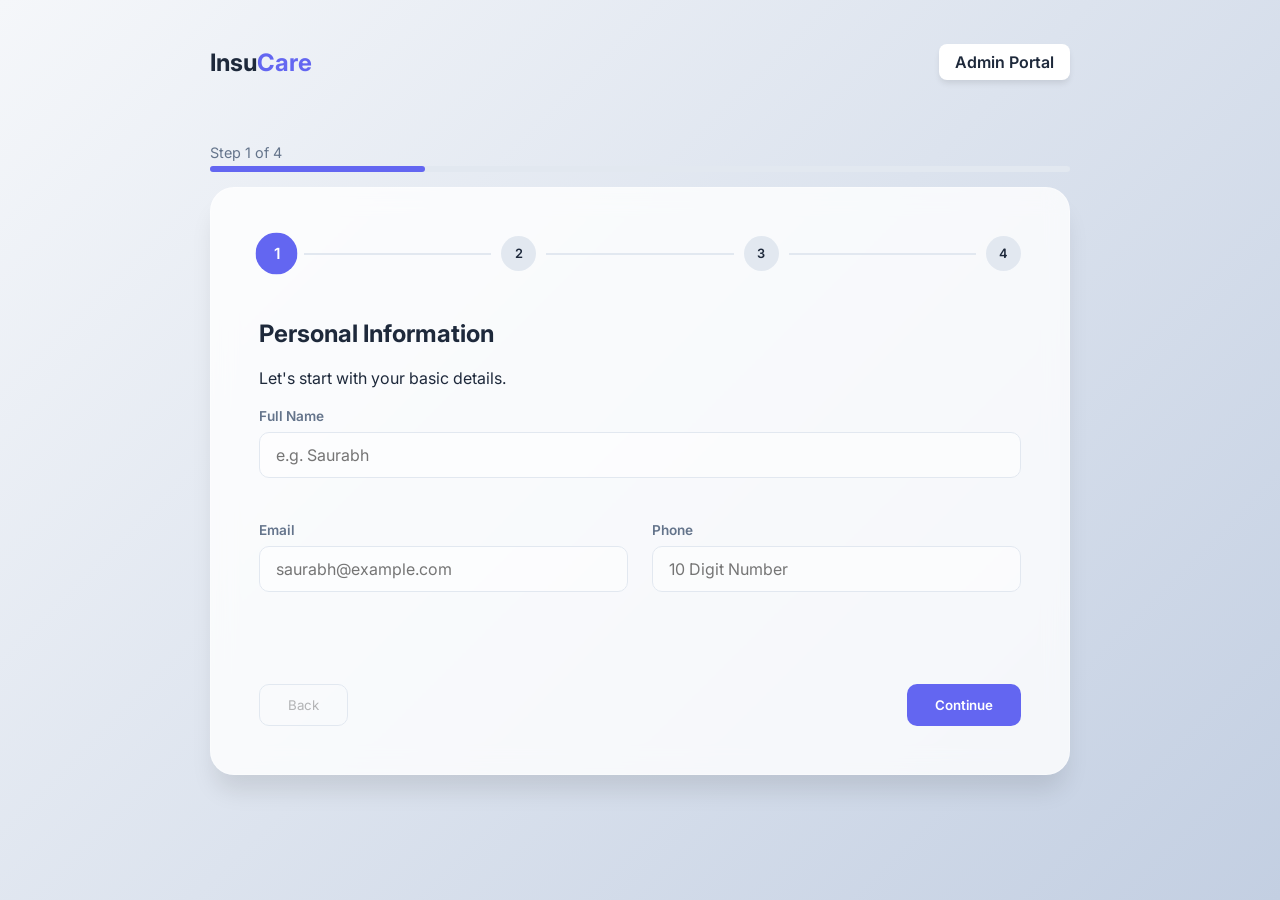
<file: index.html>
<!DOCTYPE html>
<html lang="en">
<head>
    <meta charset="UTF-8">
    <meta name="viewport" content="width=device-width, initial-scale=1.0">
    <title>InsuCare Pro | Modern Insurance Portal</title>
    <link rel="stylesheet" href="styles.css">
    <link href="https://fonts.googleapis.com/css2?family=Inter:wght@300;400;600;700&display=swap" rel="stylesheet">
</head>
<body>
    <div class="background-blobs"></div>
    
    <nav class="navbar">
        <div class="container nav-flex">
            <h1 class="logo">Insu<span>Care</span></h1>
            <a href="admin.html" class="admin-link-btn">Admin Portal</a>
        </div>
    </nav>

    <main class="container">
        <div style="margin-bottom: 15px; font-size: 0.9rem; color: #64748b;">
            Step <span id="currentStepText">1</span> of 4
            <div style="width: 100%; height: 6px; background: #e2e8f0; border-radius: 10px; margin-top: 5px;">
                <div id="progressBar" style="width: 25%; height: 100%; background: #6366f1; border-radius: 10px; transition: 0.3s;"></div>
            </div>
        </div>

        <div class="glass-card">
            <div class="stepper">
                <div class="step-item active" id="s1">1</div>
                <div class="step-line"></div>
                <div class="step-item" id="s2">2</div>
                <div class="step-line"></div>
                <div class="step-item" id="s3">3</div>
                <div class="step-line"></div>
                <div class="step-item" id="s4">4</div>
            </div>

            <form id="enquiryForm" novalidate>
                <div class="form-step active" data-step="1">
                    <h2 class="step-title">Personal Information</h2>
                    <br>
                    <p class="step-subtitle">Let's start with your basic details.</p>
                    <br>
                    <div class="input-group">
                        <label>Full Name</label>
                        <input type="text" id="fullName" placeholder="e.g. Saurabh" required>
                        <span class="error-msg"></span>
                    </div>
                    <div class="row">
                        <div class="input-group">
                            <label>Email</label>
                            <input type="email" id="email" placeholder="saurabh@example.com" required>
                            <span class="error-msg"></span>
                        </div>
                        <div class="input-group">
                            <label>Phone</label>
                            <input type="tel" id="phone" placeholder="10 Digit Number" required>
                            <span class="error-msg"></span>
                        </div>
                    </div>
                </div>

                <div class="form-step" data-step="2">
                    <h2 class="step-title">Plan Selection</h2>
                    <br>
                    <div class="insurance-grid">
                        <label class="ins-option">
                            <input type="radio" name="insType" value="Life" required>
                            <div class="option-content"><span>🧬</span> Life</div>
                        </label>
                        <label class="ins-option">
                            <input type="radio" name="insType" value="Health">
                            <div class="option-content"><span>🏥</span> Health</div>
                        </label>
                        <label class="ins-option">
                            <input type="radio" name="insType" value="Vehicle">
                            <div class="option-content"><span>🚗</span> Vehicle</div>
                        </label>
                        <label class="ins-option">
                            <input type="radio" name="insType" value="Travel">
                            <div class="option-content"><span>✈️</span> Travel</div>
                        </label>
                    </div>
                    <span id="radioError" class="error-msg" style="text-align: center; display: block; margin-top: 15px;"></span>
                </div>

                <div class="form-step" data-step="3">
                    <h2 class="step-title">Additional Context</h2>
                    <br>
                    <div class="input-group">
                        <label>Describe your requirements</label>
                        <textarea id="message" rows="4" placeholder="Any specific coverage you need?" required></textarea>
                        <span class="error-msg"></span>
                    </div>
                </div>

                <div class="form-step" data-step="4">
                    <h2 class="step-title">Final Review</h2>
                    <div id="reviewContent" class="review-grid"></div>
                    
                    <div class="captcha-box" style="background: white; padding: 20px; border-radius: 12px; margin-top: 20px; border: 1px solid #e2e8f0;">
                        <label id="captchaLabel" style="font-weight: bold; margin-bottom: 10px; display: block;"></label>
                        <input type="number" id="captchaInput" placeholder="Enter result" style="width: 150px;">
                        <span id="captchaError" class="error-msg"></span>
                    </div>
                </div>

                <div class="form-nav">
                    <button type="button" id="prevBtn" class="btn-outline" disabled>Back</button>
                    <button type="button" id="nextBtn" class="btn-solid">Continue</button>
                    <button type="submit" id="submitBtn" class="btn-solid btn-success" style="display:none;">Finish Submission</button>
                </div>
            </form>

            <div id="successMessage" class="success-screen" style="display:none; text-align: center; padding: 20px;">
                <div style="font-size: 3rem; margin-bottom: 15px;">✅</div>
                <h2>Enquiry Received!</h2>
                <p>Ref ID: <span id="displayId" style="font-family: monospace; font-weight: bold; background: #eef2ff; padding: 4px 8px;"></span></p>
                <button onclick="location.reload()" class="btn-solid" style="margin-top: 20px;">Submit Another</button>
            </div>
        </div>
    </main>

    <div id="toast" class="toast"></div>
    <script src="script.js"></script>
</body>
</html>
</file>
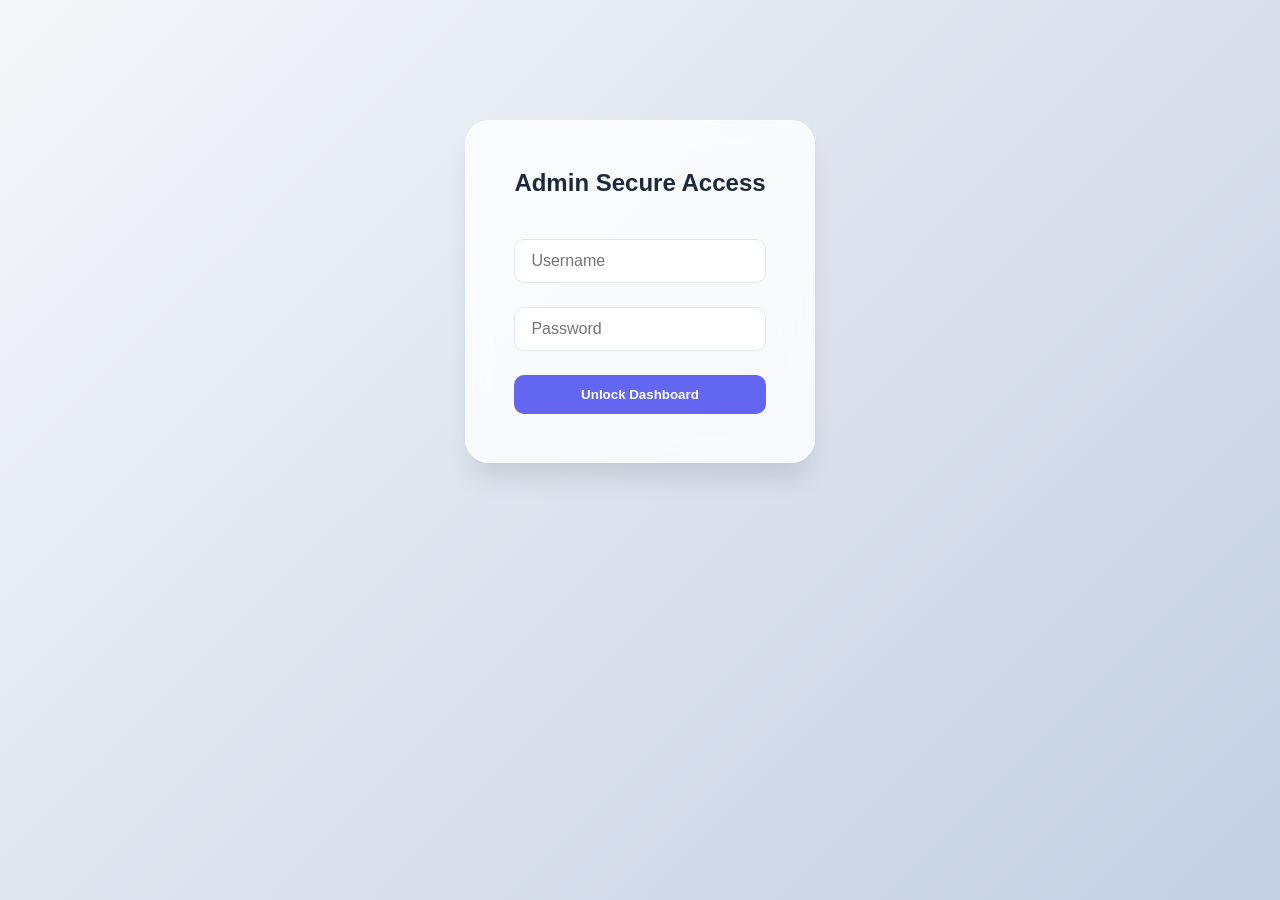
<file: admin.html>
<!DOCTYPE html>
<html lang="en">
<head>
    <meta charset="UTF-8">
    <title>Admin Dashboard | InsuCare Pro</title>
    <link rel="stylesheet" href="styles.css">
</head>
<body class="admin-body">
    <div class="container">
        <div id="adminLogin" class="glass-card" style="max-width: 400px; margin: 100px auto;">
            <h2>Admin Secure Access</h2>
            <br>
            <div class="input-group">
                <input type="text" id="user" placeholder="Username">
            </div>
            <div class="input-group">
                <input type="password" id="pass" placeholder="Password">
            </div>
            <button id="loginBtn" class="btn-solid" style="width: 100%;">Unlock Dashboard</button>
        </div>

        <div id="adminDashboard" style="display: none;">
            <div class="nav-flex" style="margin-bottom: 2rem;">
                <h2>Systems Overview</h2>
                <button onclick="logoutAdmin()" class="btn-outline">Logout</button>
            </div>

            <div class="stat-grid">
    <div class="stat-card">
        <h3>Total Enquiries: <span id="statTotal">0</span></h3>
    </div>
    
    <div class="stat-card">
        <h3>Pending Review: <span id="statPending">0</span></h3>
    </div>
    
    <div class="stat-card">
        <h3>Conversion Rate: <span id="statRate">0%</span></h3>
    </div>
</div>

            <div class="glass-card" style="padding: 1.5rem; margin-bottom: 1rem;">
                <div class="nav-flex">
                    <input type="text" id="adminSearch" placeholder="Search by ID or Name..." style="width: 60%;">
                    <select id="filterType" style="width: 30%;">
                        <option value="All">All Types</option>
                        <option value="Life">Life</option>
                        <option value="Health">Health</option>
                        <option value="Vehicle">Vehicle</option>
                    </select>
                </div>
            </div>

            <div class="glass-card" style="padding: 0; overflow: hidden;">
                <table style="width: 100%; border-collapse: collapse;">
                    <thead style="background: #f8fafc; text-align: left;">
                        <tr>
                            <th style="padding: 1rem;">Ref ID</th>
                            <th style="padding: 1rem;">Customer</th>
                            <th style="padding: 1rem;">Plan</th>
                            <th style="padding: 1rem;">Status</th>
                            <th style="padding: 1rem;">Actions</th>
                        </tr>
                    </thead>
                    <tbody id="adminTable"></tbody>
                </table>
            </div>
        </div>
    </div>
    <script src="admin.js"></script>
</body>
</html>
</file>
<file: styles.css>
:root {
    --accent: #6366f1;
    --accent-hover: #4f46e5;
    --danger: #ef4444;
    --success: #10b981;
    --glass: rgba(255, 255, 255, 0.8);
    --border: rgba(255, 255, 255, 0.3);
    --text-main: #1e293b;
    --text-muted: #64748b;
    --bg-gradient: linear-gradient(135deg, #f5f7fa 0%, #c3cfe2 100%);
}

* { box-sizing: border-box; margin: 0; padding: 0; font-family: 'Inter', sans-serif; }

body { background: var(--bg-gradient); min-height: 100vh; color: var(--text-main); }

.container { max-width: 900px; margin: 0 auto; padding: 20px; }

/* NAVIGATION LOGIC */
.form-step { display: none; }
.form-step.active { display: block; animation: fadeIn 0.4s ease; }

@keyframes fadeIn {
    from { opacity: 0; transform: translateY(10px); }
    to { opacity: 1; transform: translateY(0); }
}

/* Navbar */
.navbar { padding: 1.5rem 0; }
.nav-flex { display: flex; justify-content: space-between; align-items: center; }
.logo { font-weight: 700; font-size: 1.5rem; }
.logo span { color: var(--accent); }
.admin-link-btn { text-decoration: none; padding: 8px 16px; background: white; border-radius: 8px; color: var(--text-main); font-weight: 600; box-shadow: 0 4px 6px -1px rgba(0,0,0,0.1); }

/* Glass Card */
.glass-card { background: var(--glass); backdrop-filter: blur(12px); border: 1px solid var(--border); border-radius: 24px; padding: 3rem; box-shadow: 0 20px 25px -5px rgba(0,0,0,0.1); }

/* Stepper */
.stepper { display: flex; align-items: center; justify-content: space-between; margin-bottom: 3rem; }
.step-item { width: 35px; height: 35px; border-radius: 50%; background: #e2e8f0; display: flex; align-items: center; justify-content: center; font-weight: 600; font-size: 0.8rem; transition: 0.3s; }
.step-item.active { background: var(--accent); color: white; transform: scale(1.2); }
.step-line { flex: 1; height: 2px; background: #e2e8f0; margin: 0 10px; }

/* Inputs */
.input-group { margin-bottom: 1.5rem; }
label { display: block; font-size: 0.85rem; font-weight: 600; margin-bottom: 0.5rem; color: var(--text-muted); }
input, textarea { width: 100%; padding: 12px 16px; border: 1.5px solid #e2e8f0; border-radius: 10px; background: rgba(255,255,255,0.5); font-size: 1rem; }
input:focus, textarea:focus { outline: none; border-color: var(--accent); background: white; }
.error-msg { color: var(--danger); font-size: 0.75rem; margin-top: 4px; display: block; min-height: 1rem; }

.row { display: grid; grid-template-columns: 1fr 1fr; gap: 1.5rem; }

/* Insurance Grid */
.insurance-grid { display: grid; grid-template-columns: repeat(auto-fit, minmax(140px, 1fr)); gap: 1rem; }
.ins-option input { display: none; }
.option-content { background: white; border: 2px solid #e2e8f0; padding: 20px; border-radius: 12px; text-align: center; cursor: pointer; transition: 0.2s; }
.ins-option input:checked + .option-content { border-color: var(--accent); background: #eef2ff; color: var(--accent); }

/* Buttons */
.form-nav { display: flex; justify-content: space-between; margin-top: 3rem; }
.btn-solid { background: var(--accent); color: white; padding: 12px 28px; border: none; border-radius: 10px; font-weight: 600; cursor: pointer; }
.btn-solid.btn-success { background: var(--success); }
.btn-outline { background: transparent; border: 1.5px solid #e2e8f0; padding: 12px 28px; border-radius: 10px; cursor: pointer; }

/* Review Grid */
.review-grid { display: grid; grid-template-columns: 1fr 1fr; gap: 1rem; background: #f8fafc; padding: 1.5rem; border-radius: 12px; }
.review-item { display: flex; flex-direction: column; }
.review-item strong { font-size: 0.7rem; color: var(--text-muted); text-transform: uppercase; }

/* Toast */
.toast { position: fixed; bottom: 20px; right: 20px; background: #1e293b; color: white; padding: 12px 24px; border-radius: 8px; transform: translateY(100px); transition: 0.3s; }
.toast.show { transform: translateY(0); }

/* Admin Badge Colors */
.badge { padding: 4px 10px; border-radius: 6px; font-size: 0.75rem; font-weight: 700; }
.bg-pending { background: #fef3c7; color: #92400e; }
.bg-approved { background: #dcfce7; color: #166534; }
.bg-rejected { background: #fee2e2; color: #991b1b; }










/* --- ADMIN DASHBOARD SPECIFIC FIXES --- */

/* Ensures the admin login is centered */
.admin-body {
    display: flex;
    flex-direction: column;
}

/* Stat Grid - Forces 3 columns and aligns content */
.stat-grid {
    display: grid;
    grid-template-columns: repeat(3, 1fr);
    gap: 1.5rem;
    margin-bottom: 2rem;
}

.stat-card {
    background: white;
    padding: 1.5rem;
    border-radius: 16px;
    border: 1px solid #e2e8f0;
    display: flex;
    align-items: center;
    justify-content: center;
    box-shadow: 0 4px 6px -1px rgba(0, 0, 0, 0.05);
}

.stat-card h3 {
    font-size: 0.85rem;
    color: var(--text-muted);
    text-transform: uppercase;
    font-weight: 600;
    margin: 0;
}

/* Styles the numbers immediately after the title */
.stat-card h3 span {
    font-size: 1.3rem;
    font-weight: 800;
    color: var(--accent);
    margin-left: 10px;
}

/* Admin Table Row-Card styling */
#adminTable tr {
    background: white;
    transition: transform 0.2s, box-shadow 0.2s;
}

#adminTable tr:hover {
    background: #f8fafc;
    transform: scale(1.005);
}

#adminTable td {
    padding: 1.2rem 1rem;
    border-bottom: 1px solid #f1f5f9;
}

/* Admin Login Specifics */
#adminLogin h2 {
    text-align: center;
    margin-bottom: 1.5rem;
}

#adminLogin .input-group input {
    background: white;
}

/* Custom width for search/filter container */
.admin-controls {
    display: flex;
    gap: 1rem;
    align-items: center;
}
</file>
